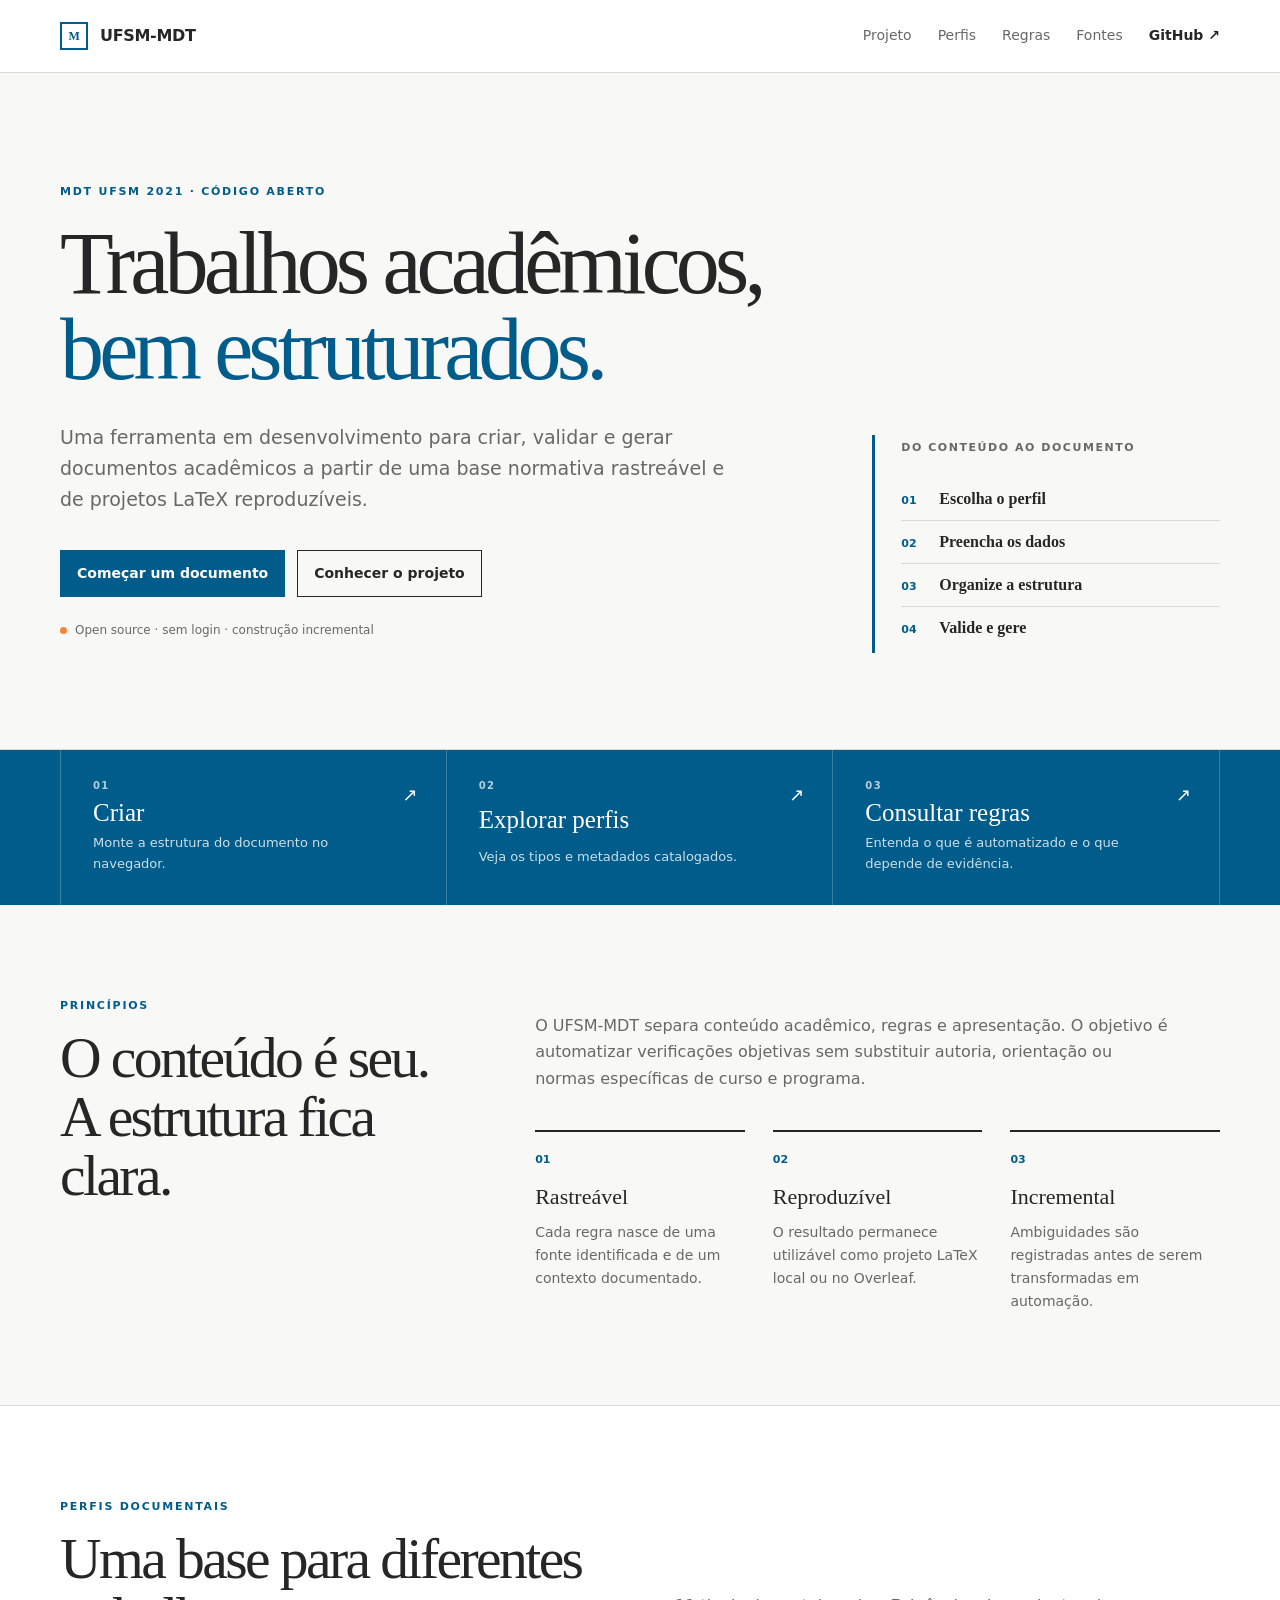
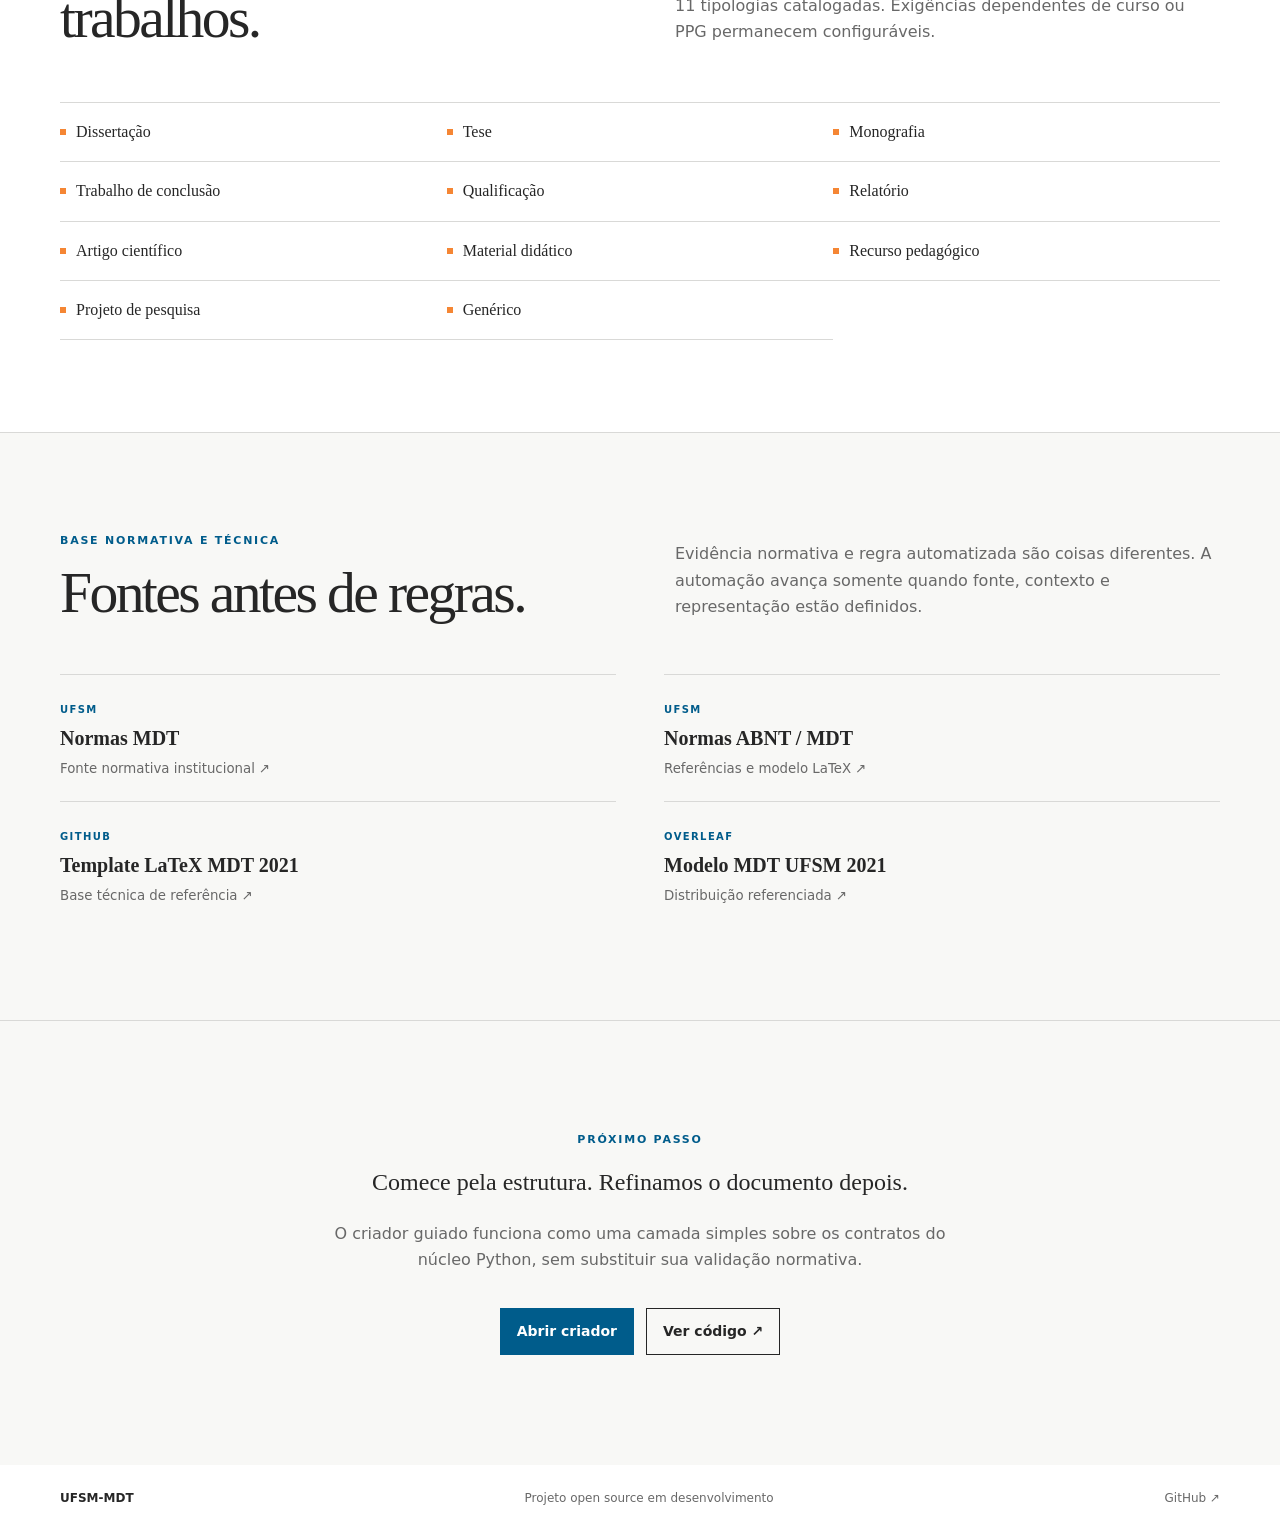
<file: site/index.html>
<!doctype html>
<html lang="pt-BR">
<head>
  <meta charset="utf-8">
  <meta name="viewport" content="width=device-width,initial-scale=1">
  <meta name="description" content="UFSM-MDT — criação, validação e geração de trabalhos acadêmicos com base na MDT UFSM 2021.">
  <meta name="theme-color" content="#005C8B">
  <title>UFSM-MDT — trabalhos acadêmicos</title>
  <link rel="stylesheet" href="./styles.css">
</head>
<body>
<a class="skip-link" href="#conteudo">Ir para o conteúdo</a>
<header class="site-header">
  <div class="container nav">
    <a class="brand" href="./" aria-label="UFSM-MDT — início"><span class="brand-mark" aria-hidden="true">M</span><span>UFSM-MDT</span></a>
    <nav class="nav-links" aria-label="Navegação principal">
      <a href="#projeto">Projeto</a><a href="./profiles.html">Perfis</a><a href="./rules.html">Regras</a><a href="#fontes">Fontes</a>
      <a class="nav-github" href="https://github.com/bpoltosi/ufsm-mdt" target="_blank" rel="noreferrer">GitHub <span aria-hidden="true">↗</span></a>
    </nav>
    <details class="mobile-nav">
      <summary aria-label="Abrir menu">Menu</summary>
      <nav aria-label="Navegação móvel">
        <a href="#projeto">Projeto</a><a href="./profiles.html">Perfis</a><a href="./rules.html">Regras</a><a href="#fontes">Fontes</a>
        <a href="https://github.com/bpoltosi/ufsm-mdt" target="_blank" rel="noreferrer">GitHub ↗</a>
      </nav>
    </details>
  </div>
</header>

<main id="conteudo">
  <section class="hero">
    <div class="container hero-grid">
      <div class="hero-copy">
        <div class="kicker">MDT UFSM 2021 · código aberto</div>
        <h1>Trabalhos acadêmicos, <em>bem estruturados.</em></h1>
        <p class="lede">Uma ferramenta em desenvolvimento para criar, validar e gerar documentos acadêmicos a partir de uma base normativa rastreável e de projetos LaTeX reproduzíveis.</p>
        <div class="actions">
          <a class="button primary" href="./creator.html">Começar um documento</a>
          <a class="button" href="#projeto">Conhecer o projeto</a>
        </div>
        <p class="meta">Open source · sem login · construção incremental</p>
      </div>
      <aside class="flow" aria-label="Fluxo do UFSM-MDT">
        <div class="flow-label">Do conteúdo ao documento</div>
        <ol>
          <li><b>01</b><span>Escolha o perfil</span></li><li><b>02</b><span>Preencha os dados</span></li>
          <li><b>03</b><span>Organize a estrutura</span></li><li><b>04</b><span>Valide e gere</span></li>
        </ol>
      </aside>
    </div>
  </section>

  <section class="quick-start" aria-label="Acesso rápido">
    <div class="container quick-grid">
      <a class="quick-card" href="./creator.html"><span class="quick-index">01</span><strong>Criar</strong><span>Monte a estrutura do documento no navegador.</span><span class="quick-arrow" aria-hidden="true">↗</span></a>
      <a class="quick-card" href="./profiles.html"><span class="quick-index">02</span><strong>Explorar perfis</strong><span>Veja os tipos e metadados catalogados.</span><span class="quick-arrow" aria-hidden="true">↗</span></a>
      <a class="quick-card" href="./rules.html"><span class="quick-index">03</span><strong>Consultar regras</strong><span>Entenda o que é automatizado e o que depende de evidência.</span><span class="quick-arrow" aria-hidden="true">↗</span></a>
    </div>
  </section>

  <section id="projeto" class="section">
    <div class="container section-grid">
      <div><div class="kicker">Princípios</div><h2>O conteúdo é seu. A estrutura fica clara.</h2></div>
      <div>
        <p class="section-intro">O UFSM-MDT separa conteúdo acadêmico, regras e apresentação. O objetivo é automatizar verificações objetivas sem substituir autoria, orientação ou normas específicas de curso e programa.</p>
        <div class="principles">
          <article class="principle"><span>01</span><h3>Rastreável</h3><p>Cada regra nasce de uma fonte identificada e de um contexto documentado.</p></article>
          <article class="principle"><span>02</span><h3>Reproduzível</h3><p>O resultado permanece utilizável como projeto LaTeX local ou no Overleaf.</p></article>
          <article class="principle"><span>03</span><h3>Incremental</h3><p>Ambiguidades são registradas antes de serem transformadas em automação.</p></article>
        </div>
      </div>
    </div>
  </section>

  <section id="tipos" class="section types">
    <div class="container">
      <div class="section-heading"><div><div class="kicker">Perfis documentais</div><h2>Uma base para diferentes trabalhos.</h2></div><p class="section-intro">11 tipologias catalogadas. Exigências dependentes de curso ou PPG permanecem configuráveis.</p></div>
      <div class="type-list" aria-label="Tipologias documentais">
        <div class="type">Dissertação</div><div class="type">Tese</div><div class="type">Monografia</div><div class="type">Trabalho de conclusão</div><div class="type">Qualificação</div><div class="type">Relatório</div><div class="type">Artigo científico</div><div class="type">Material didático</div><div class="type">Recurso pedagógico</div><div class="type">Projeto de pesquisa</div><div class="type">Genérico</div>
      </div>
    </div>
  </section>

  <section id="fontes" class="section">
    <div class="container">
      <div class="section-heading"><div><div class="kicker">Base normativa e técnica</div><h2>Fontes antes de regras.</h2></div><p class="section-intro">Evidência normativa e regra automatizada são coisas diferentes. A automação avança somente quando fonte, contexto e representação estão definidos.</p></div>
      <div class="source-grid">
        <a class="source" href="https://www.ufsm.br/orgaos-suplementares/biblioteca/mdt" target="_blank" rel="noreferrer"><span class="source-label">UFSM</span><strong>Normas MDT</strong><small>Fonte normativa institucional ↗</small></a>
        <a class="source" href="https://www.ufsm.br/orgaos-suplementares/biblioteca/normas-abnt-mdt" target="_blank" rel="noreferrer"><span class="source-label">UFSM</span><strong>Normas ABNT / MDT</strong><small>Referências e modelo LaTeX ↗</small></a>
        <a class="source" href="https://github.com/Eugenio-Pozzobon/mdt-ufsm-2021-latex" target="_blank" rel="noreferrer"><span class="source-label">GitHub</span><strong>Template LaTeX MDT 2021</strong><small>Base técnica de referência ↗</small></a>
        <a class="source" href="https://www.overleaf.com/latex/templates/mdt-ufsm-2021/wbmqyzfngtgv" target="_blank" rel="noreferrer"><span class="source-label">Overleaf</span><strong>Modelo MDT UFSM 2021</strong><small>Distribuição referenciada ↗</small></a>
      </div>
    </div>
  </section>

  <section class="cta">
    <div class="container">
      <div class="kicker">Próximo passo</div><h2>Comece pela estrutura. Refinamos o documento depois.</h2>
      <p>O criador guiado funciona como uma camada simples sobre os contratos do núcleo Python, sem substituir sua validação normativa.</p>
      <div class="actions actions-center"><a class="button primary" href="./creator.html">Abrir criador</a><a class="button" href="https://github.com/bpoltosi/ufsm-mdt" target="_blank" rel="noreferrer">Ver código ↗</a></div>
    </div>
  </section>
</main>

<footer>
  <div class="container footer-row"><strong>UFSM-MDT</strong><span>Projeto open source em desenvolvimento</span><a href="https://github.com/bpoltosi/ufsm-mdt" target="_blank" rel="noreferrer">GitHub ↗</a></div>
</footer>
</body>
</html>
</file>
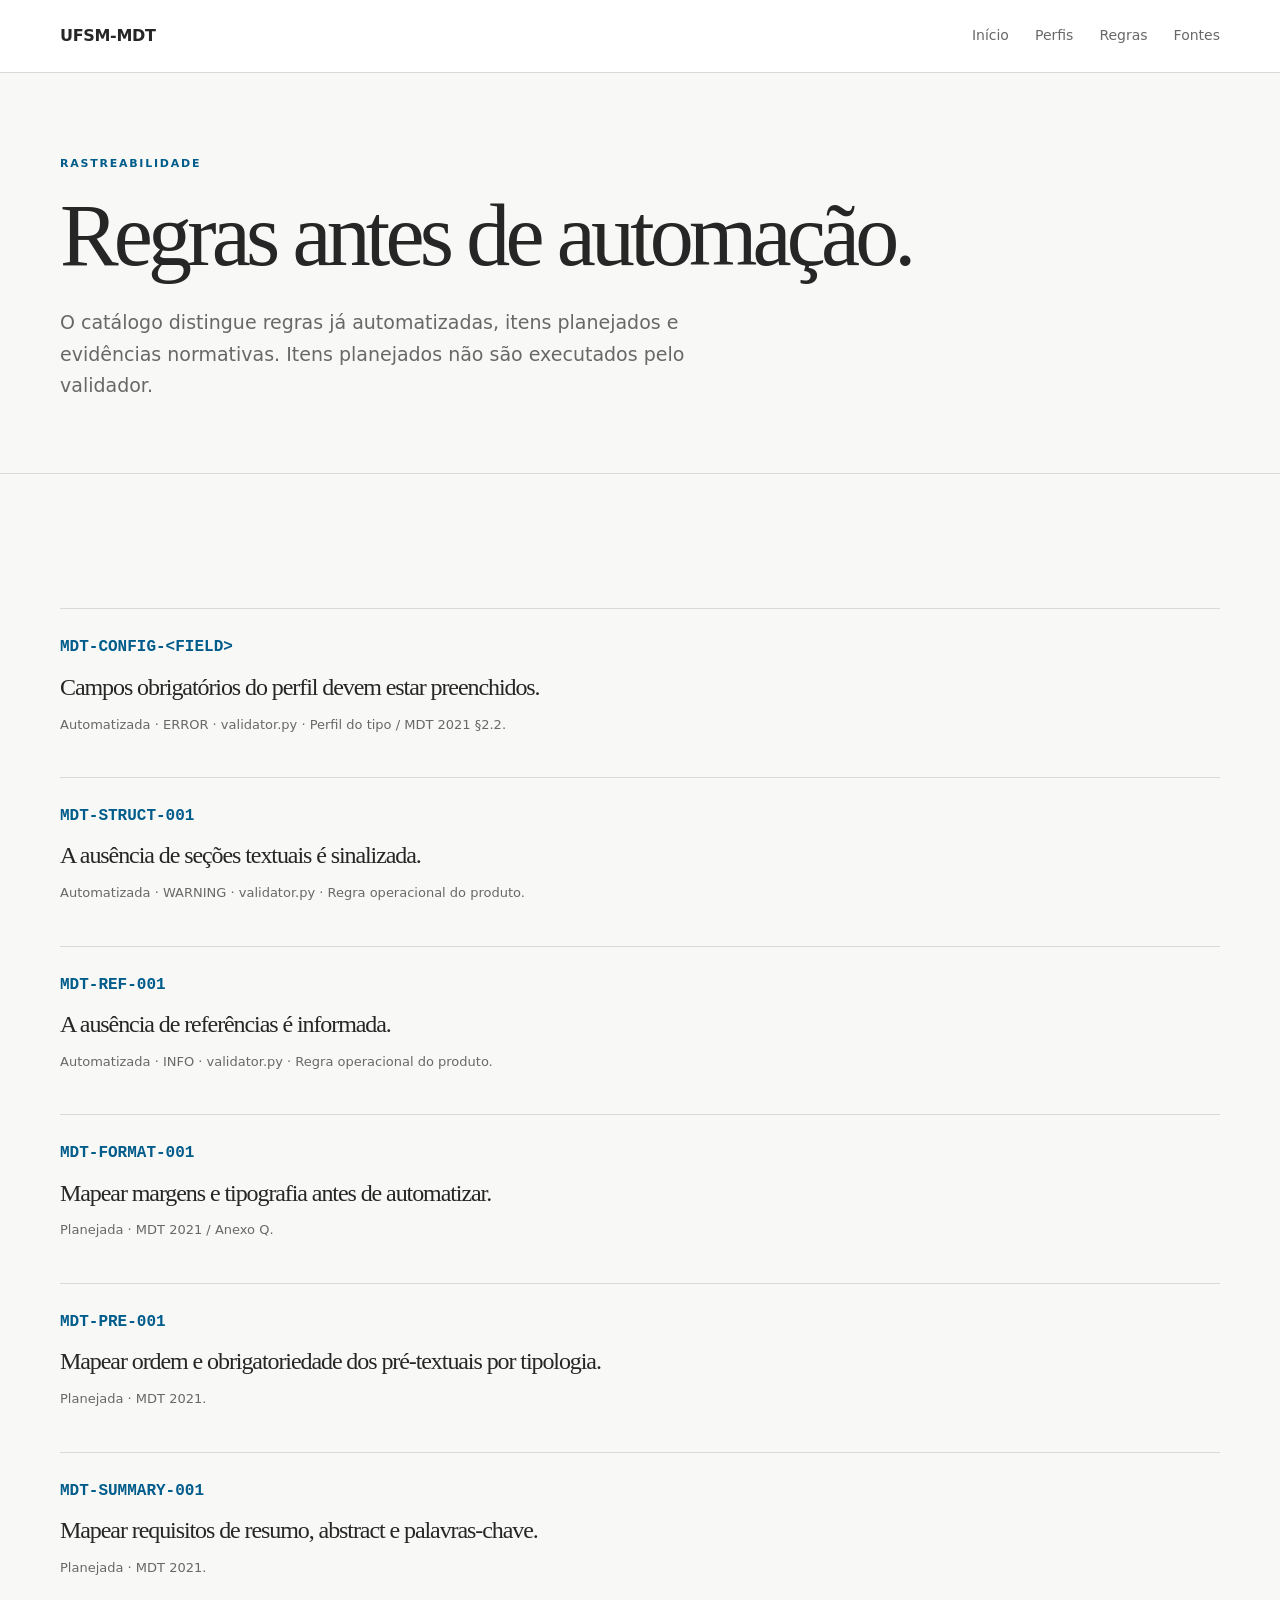
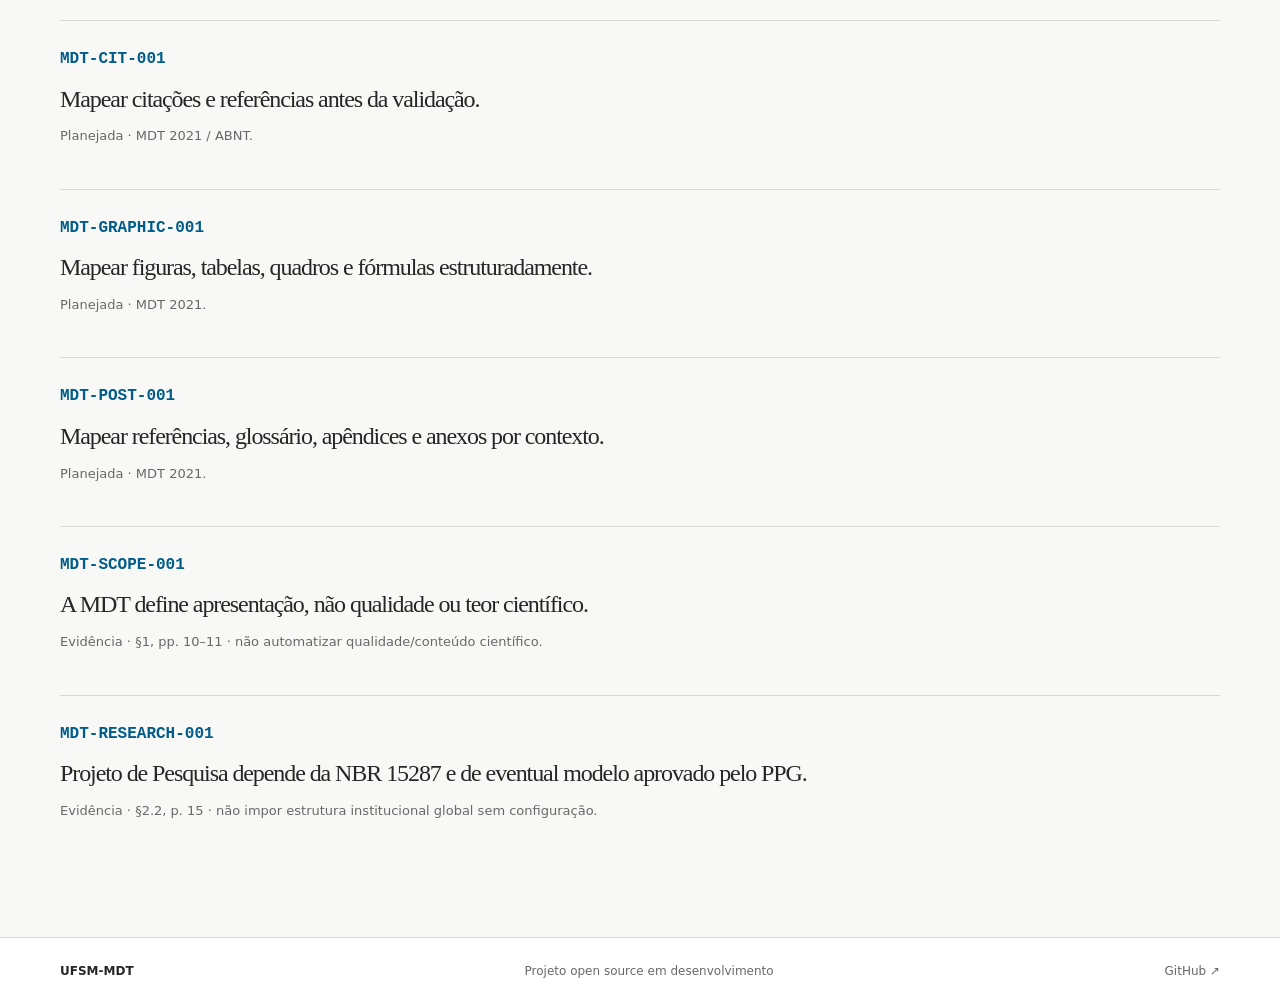
<file: site/rules.html>
<!doctype html><html lang="pt-BR"><head><meta charset="utf-8"><meta name="viewport" content="width=device-width,initial-scale=1"><title>Regras e evidências — UFSM-MDT</title><link rel="stylesheet" href="./styles.css"></head><body><a class="skip-link" href="#conteudo">Ir para o conteúdo</a><header class="site-header"><div class="container nav"><a class="brand" href="./">UFSM-MDT</a><nav class="nav-links" aria-label="Navegação principal"><a href="./">Início</a><a href="./profiles.html">Perfis</a><a href="./rules.html" aria-current="page">Regras</a><a href="./#fontes">Fontes</a></nav></div></header><main id="conteudo"><section class="hero compact-hero"><div class="container"><div class="kicker">Rastreabilidade</div><h1>Regras antes de automação.</h1><p class="lede">O catálogo distingue regras já automatizadas, itens planejados e evidências normativas. Itens planejados não são executados pelo validador.</p></div></section><section class="section"><div class="container"><div class="rule-list"><article class="rule-card"><code>MDT-CONFIG-&lt;FIELD&gt;</code><h2>Campos obrigatórios do perfil devem estar preenchidos.</h2><p>Automatizada · ERROR · validator.py · Perfil do tipo / MDT 2021 §2.2.</p></article><article class="rule-card"><code>MDT-STRUCT-001</code><h2>A ausência de seções textuais é sinalizada.</h2><p>Automatizada · WARNING · validator.py · Regra operacional do produto.</p></article><article class="rule-card"><code>MDT-REF-001</code><h2>A ausência de referências é informada.</h2><p>Automatizada · INFO · validator.py · Regra operacional do produto.</p></article><article class="rule-card"><code>MDT-FORMAT-001</code><h2>Mapear margens e tipografia antes de automatizar.</h2><p>Planejada · MDT 2021 / Anexo Q.</p></article><article class="rule-card"><code>MDT-PRE-001</code><h2>Mapear ordem e obrigatoriedade dos pré-textuais por tipologia.</h2><p>Planejada · MDT 2021.</p></article><article class="rule-card"><code>MDT-SUMMARY-001</code><h2>Mapear requisitos de resumo, abstract e palavras-chave.</h2><p>Planejada · MDT 2021.</p></article><article class="rule-card"><code>MDT-CIT-001</code><h2>Mapear citações e referências antes da validação.</h2><p>Planejada · MDT 2021 / ABNT.</p></article><article class="rule-card"><code>MDT-GRAPHIC-001</code><h2>Mapear figuras, tabelas, quadros e fórmulas estruturadamente.</h2><p>Planejada · MDT 2021.</p></article><article class="rule-card"><code>MDT-POST-001</code><h2>Mapear referências, glossário, apêndices e anexos por contexto.</h2><p>Planejada · MDT 2021.</p></article><article class="rule-card"><code>MDT-SCOPE-001</code><h2>A MDT define apresentação, não qualidade ou teor científico.</h2><p>Evidência · §1, pp. 10–11 · não automatizar qualidade/conteúdo científico.</p></article><article class="rule-card"><code>MDT-RESEARCH-001</code><h2>Projeto de Pesquisa depende da NBR 15287 e de eventual modelo aprovado pelo PPG.</h2><p>Evidência · §2.2, p. 15 · não impor estrutura institucional global sem configuração.</p></article></div></div></section></main><footer><div class="container footer-row"><strong>UFSM-MDT</strong><span>Projeto open source em desenvolvimento</span><a href="https://github.com/bpoltosi/ufsm-mdt">GitHub ↗</a></div></footer></body></html>
</file>
<file: site/styles.css>
:root{--ufsm-blue:#005C8B;--ufsm-blue-dark:#003151;--ufsm-orange:#F58634;--ink:#262626;--muted:#686868;--paper:#F8F8F6;--surface:#FFF;--line:#D9D9D7;--max:1160px}
*{box-sizing:border-box}html{scroll-behavior:smooth;scroll-padding-top:90px}body{margin:0;background:var(--paper);color:var(--ink);font:16px/1.65 system-ui,-apple-system,BlinkMacSystemFont,"Segoe UI",sans-serif}a{color:inherit;text-decoration:none}
.skip-link{position:absolute;left:16px;top:-60px;padding:10px 14px;background:#fff;border:2px solid var(--ufsm-blue);z-index:20;font-weight:700}.skip-link:focus{top:16px}a:focus-visible,summary:focus-visible{outline:3px solid var(--ufsm-orange);outline-offset:4px}.container{width:min(var(--max),calc(100% - 48px));margin:auto}
.site-header{border-bottom:1px solid var(--line);background:rgba(255,255,255,.96);backdrop-filter:blur(10px);position:sticky;top:0;z-index:10}.nav{min-height:72px;display:flex;align-items:center;justify-content:space-between;gap:28px}.brand{display:flex;align-items:center;gap:12px;font-weight:800;letter-spacing:-.02em}.brand-mark{width:28px;height:28px;border:2px solid var(--ufsm-blue);display:grid;place-items:center;color:var(--ufsm-blue);font:700 12px Georgia,serif}.nav-links{display:flex;align-items:center;gap:26px;color:var(--muted);font-size:14px}.nav-links a:hover,.mobile-nav a:hover{color:var(--ufsm-blue)}.nav-github{font-weight:700;color:var(--ink)}.mobile-nav{display:none}
.hero{padding:110px 0 96px;border-bottom:1px solid var(--line)}.hero-grid{display:grid;grid-template-columns:minmax(0,1.35fr) minmax(300px,.65fr);gap:90px;align-items:end}.hero-copy{min-width:0}.kicker{font-size:11px;font-weight:800;letter-spacing:.16em;text-transform:uppercase;color:var(--ufsm-blue)}h1,h2,h3{font-family:Georgia,"Times New Roman",serif;font-weight:500}h1{font-size:clamp(50px,7vw,88px);line-height:.98;letter-spacing:-.055em;margin:20px 0 28px;max-width:900px}h1 em{font-style:normal;color:var(--ufsm-blue)}.lede{font-size:19px;color:var(--muted);max-width:680px;margin:0}.actions{display:flex;gap:12px;flex-wrap:wrap;margin-top:34px}.actions-center{justify-content:center}.button{display:inline-flex;align-items:center;justify-content:center;min-height:46px;padding:11px 16px;border:1px solid var(--ink);font-size:14px;font-weight:700;transition:background .15s,border-color .15s,color .15s}.button.primary{background:var(--ufsm-blue);border-color:var(--ufsm-blue);color:#fff}.button:hover{border-color:var(--ufsm-blue);color:var(--ufsm-blue)}.button.primary:hover{background:var(--ufsm-blue-dark);color:#fff}.meta{margin-top:24px;color:var(--muted);font-size:12px}.meta:before{content:"";display:inline-block;width:7px;height:7px;border-radius:50%;background:var(--ufsm-orange);margin-right:8px}
.flow{border-left:3px solid var(--ufsm-blue);padding:4px 0 4px 26px}.flow-label{font-size:11px;font-weight:800;letter-spacing:.14em;text-transform:uppercase;color:var(--muted)}.flow ol{list-style:none;padding:0;margin:20px 0 0}.flow li{display:grid;grid-template-columns:30px 1fr;gap:8px;padding:12px 0;border-bottom:1px solid var(--line);font:600 16px Georgia,serif}.flow li:last-child{border-bottom:0}.flow b{color:var(--ufsm-blue);font:700 11px system-ui,sans-serif;padding-top:4px}
.quick-start{background:var(--ufsm-blue);color:#fff}.quick-grid{display:grid;grid-template-columns:repeat(3,1fr)}.quick-card{position:relative;display:grid;gap:5px;padding:28px 32px 30px;border-right:1px solid rgba(255,255,255,.22);min-height:150px;transition:background .15s}.quick-card:first-child{border-left:1px solid rgba(255,255,255,.22)}.quick-card:hover{background:var(--ufsm-blue-dark)}.quick-index{font-size:10px;font-weight:800;letter-spacing:.14em;opacity:.7}.quick-card strong{font:500 25px Georgia,serif}.quick-card>span:not(.quick-index):not(.quick-arrow){font-size:13px;opacity:.8;max-width:270px}.quick-arrow{position:absolute;right:28px;top:30px;font-size:18px}
.section{padding:92px 0;border-bottom:1px solid var(--line)}.section-grid{display:grid;grid-template-columns:.72fr 1.28fr;gap:90px}.section h2{font-size:clamp(36px,4.5vw,58px);line-height:1.02;letter-spacing:-.045em;margin:14px 0}.section-intro{color:var(--muted);max-width:640px}.principles{display:grid;grid-template-columns:repeat(3,1fr);gap:28px;margin-top:38px}.principle{border-top:2px solid var(--ink);padding-top:13px}.principle span{font-size:11px;color:var(--ufsm-blue);font-weight:800}.principle h3{font-size:22px;margin:8px 0 5px}.principle p{margin:0;color:var(--muted);font-size:14px}
.types{background:var(--surface)}.section-heading{display:grid;grid-template-columns:1fr 1fr;gap:70px;align-items:end}.type-list{display:grid;grid-template-columns:repeat(3,1fr);margin-top:40px;border-top:1px solid var(--line)}.type{padding:16px 12px 16px 0;border-bottom:1px solid var(--line);font-family:Georgia,serif}.type:before{content:"";display:inline-block;width:6px;height:6px;background:var(--ufsm-orange);margin:0 10px 2px 0}.source-grid{display:grid;grid-template-columns:1fr 1fr;gap:0 48px;margin-top:38px}.source{padding:20px 0;border-top:1px solid var(--line);transition:padding-left .15s}.source:hover{padding-left:8px}.source-label{font-size:10px;font-weight:800;letter-spacing:.14em;text-transform:uppercase;color:var(--ufsm-blue)}.source strong{display:block;font:600 20px Georgia,serif;margin:5px 0}.source small{color:var(--muted)}
.cta{padding:110px 0;text-align:center}.cta h2{max-width:720px;margin:14px auto 18px}.cta p{max-width:620px;margin:0 auto 30px;color:var(--muted)}footer{padding:24px 0;background:#fff}.footer-row{display:flex;justify-content:space-between;gap:20px;color:var(--muted);font-size:12px}.footer-row strong{color:var(--ink)}
.compact-hero{padding:82px 0 72px}.profile-list{display:grid;gap:18px;margin-top:42px}.profile-card{display:grid;grid-template-columns:56px minmax(0,1fr) auto;gap:24px;align-items:start;padding:26px 0;border-top:1px solid var(--line)}.profile-number{font:700 12px system-ui,sans-serif;color:var(--ufsm-blue);padding-top:6px}.profile-source{margin:0 0 6px;color:var(--ufsm-blue);font-size:11px;font-weight:800;letter-spacing:.1em;text-transform:uppercase}.profile-card h2{margin:0 0 8px;font-size:28px}.profile-card p{margin:0;color:var(--muted);max-width:700px;font-size:14px}.profile-card dl{display:flex;gap:24px;margin:16px 0 0;color:var(--muted);font-size:12px}.profile-card dl div{display:grid;gap:2px}.profile-card dt{font-weight:700;color:var(--ink)}.profile-card dd{margin:0}.profile-card code{font-family:ui-monospace,SFMono-Regular,Menlo,monospace}.profile-card .button{white-space:nowrap}.rule-list{display:grid;gap:18px;margin-top:42px}.rule-card{padding:24px 0;border-top:1px solid var(--line)}.rule-card code{color:var(--ufsm-blue);font-weight:700}.rule-card h2{font-size:24px;line-height:1.2;max-width:860px;margin:12px 0}.rule-card p{margin:0;color:var(--muted);font-size:13px}
@media(max-width:820px){.nav-links{display:none}.mobile-nav{display:block;position:relative}.mobile-nav summary{list-style:none;cursor:pointer;padding:8px 0;font-size:13px;font-weight:700}.mobile-nav summary::-webkit-details-marker{display:none}.mobile-nav nav{position:absolute;right:0;top:calc(100% + 12px);width:min(260px,calc(100vw - 32px));display:grid;gap:0;padding:8px;background:#fff;border:1px solid var(--line);box-shadow:0 14px 30px rgba(0,0,0,.08)}.mobile-nav a{padding:12px 14px;border-bottom:1px solid var(--line);font-size:14px}.mobile-nav a:last-child{border-bottom:0}.hero{padding:72px 0}.hero-grid,.section-grid,.section-heading{grid-template-columns:1fr;gap:48px}.quick-grid{grid-template-columns:1fr}.quick-card,.quick-card:first-child{border-left:0;border-right:0;border-bottom:1px solid rgba(255,255,255,.22)}.quick-card:last-child{border-bottom:0}.principles,.type-list{grid-template-columns:1fr 1fr}}
@media(max-width:700px){.profile-card{grid-template-columns:36px 1fr}.profile-card .button{grid-column:2;width:max-content}.profile-card dl{flex-direction:column;gap:8px}}
@media(max-width:560px){.container{width:min(var(--max),calc(100% - 32px))}.nav{min-height:64px}.hero h1{font-size:50px}.lede{font-size:17px}.principles,.type-list,.source-grid{grid-template-columns:1fr}.section{padding:68px 0}.cta{padding:78px 0}.footer-row{flex-direction:column}.quick-card{padding-left:20px;padding-right:20px}.quick-arrow{right:20px}}
@media(prefers-reduced-motion:reduce){html{scroll-behavior:auto}.button,.source,.quick-card{transition:none}}
</file>
